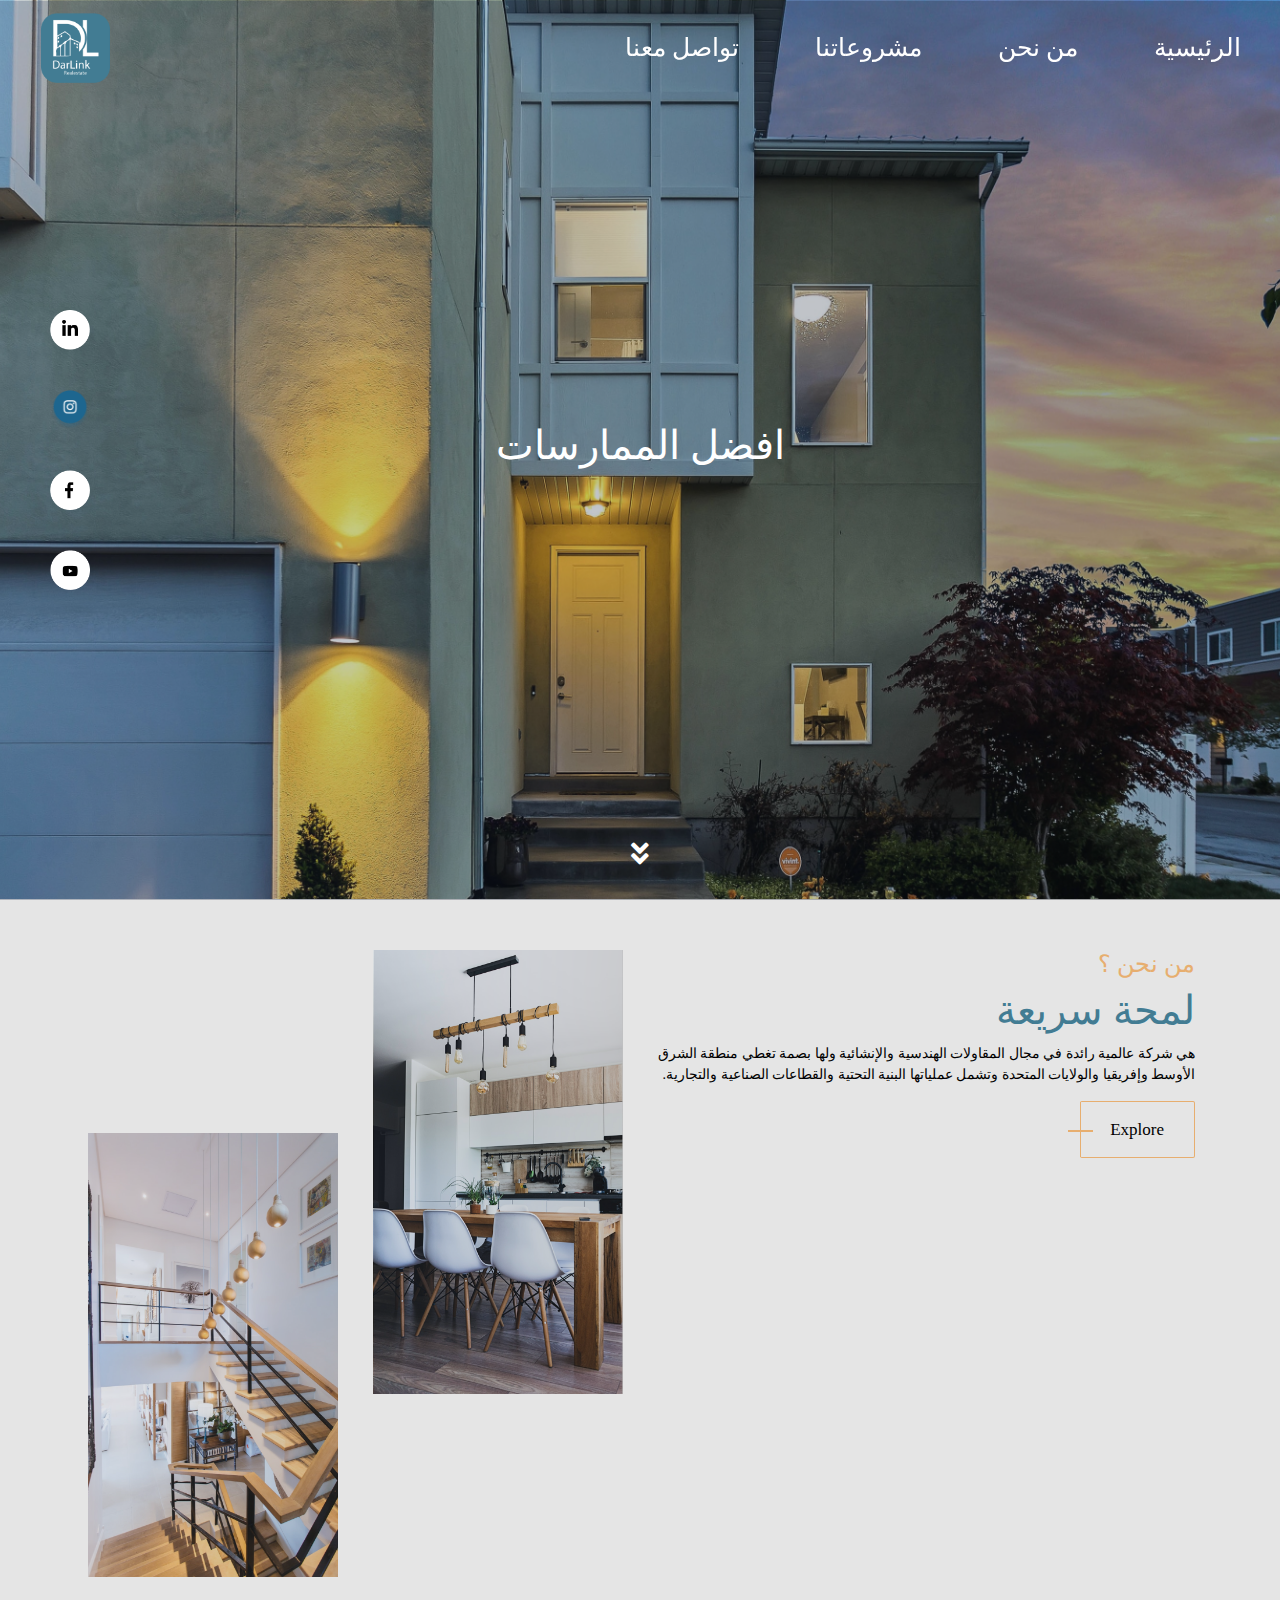
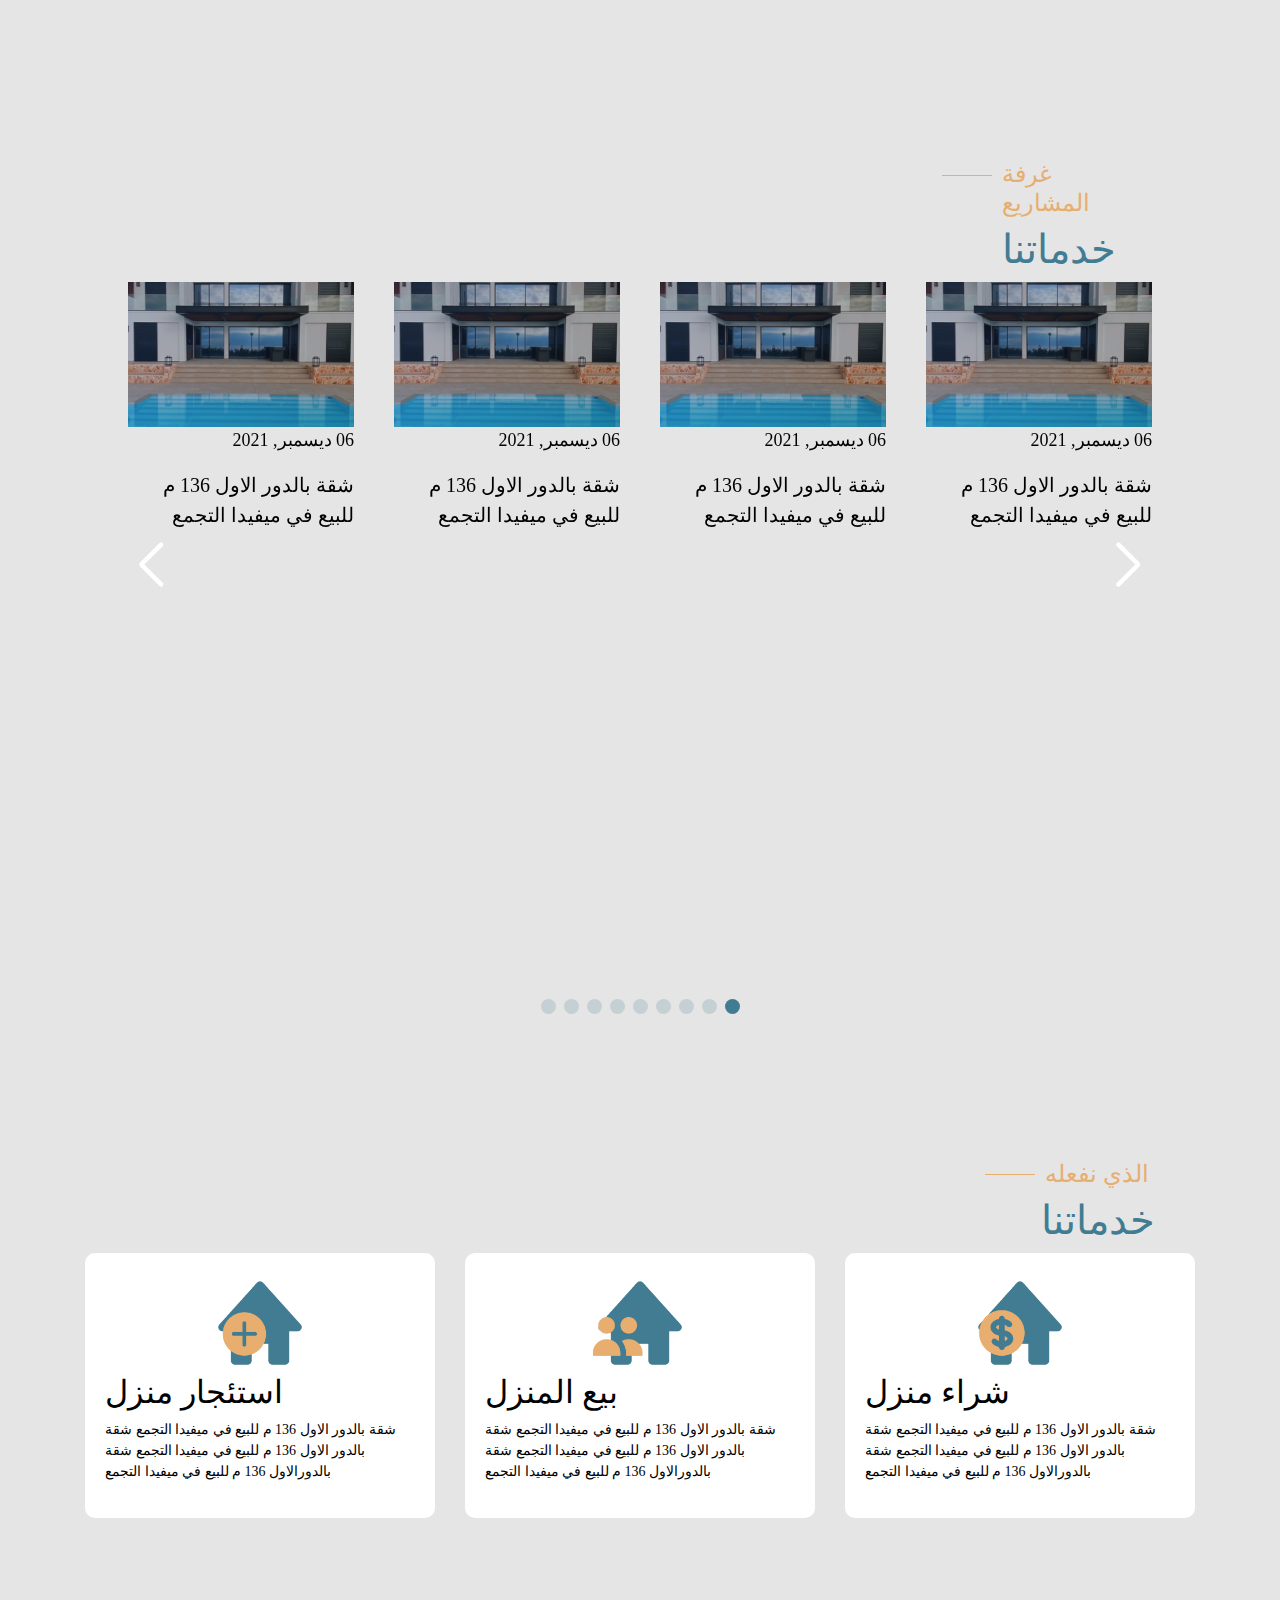
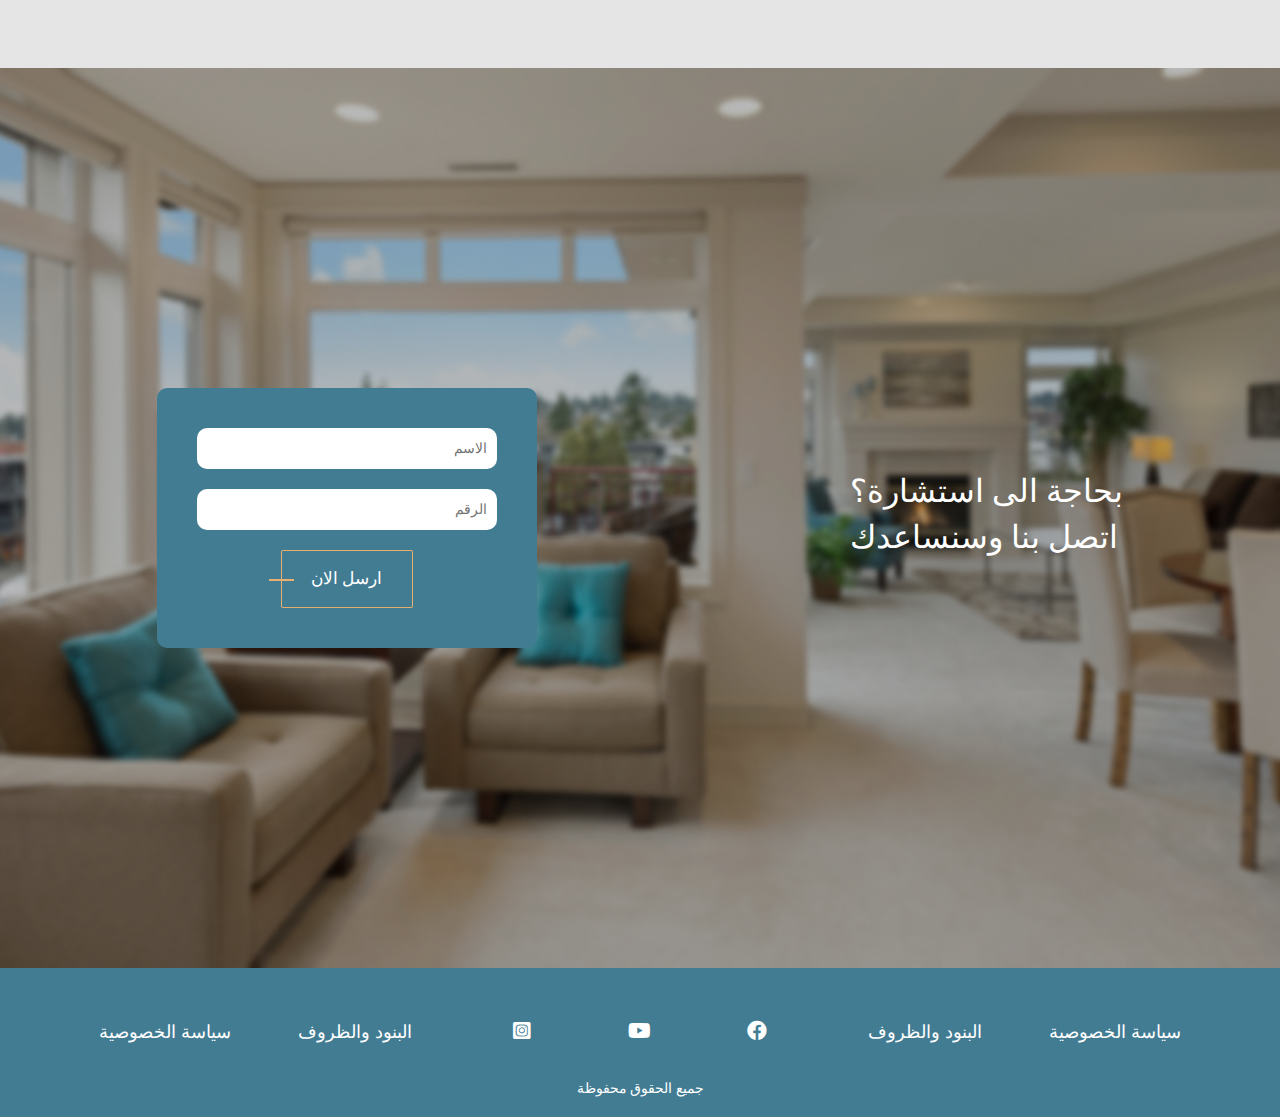
<file: index.html>
<!DOCTYPE html>
<html lang="en" dir="rtl">
<head>
    <meta charset="UTF-8">
    <meta http-equiv="X-UA-Compatible" content="IE=edge">
    <meta name="viewport" content="width=device-width, initial-scale=1.0">
    <title>Document</title>
      <!-- icon fontawesome -->
      <link rel="stylesheet" href="./css/all.min.css">
      <!-- bootstrap file -->
      <link rel="stylesheet" href="./css/bootstrap.min.css">
      <!-- bootstrab v5 -->
      <link href="https://cdn.jsdelivr.net/npm/bootstrap@5.1.3/dist/css/bootstrap.min.css" rel="stylesheet" integrity="sha384-1BmE4kWBq78iYhFldvKuhfTAU6auU8tT94WrHftjDbrCEXSU1oBoqyl2QvZ6jIW3" crossorigin="anonymous">
      
      <link rel="stylesheet" href="./css/main.css">

      <link
      rel="stylesheet"
      href="https://unpkg.com/swiper/swiper-bundle.min.css"
    />
</head>
<body>
    
    <!-- start NavBar -->
<div class="container">
    <nav id="Nav" dir="ltr"  class="navbar navbar-expand-lg navbar-light fixed-top Nav">
        <div class="container-fluid">
          <a class="navbar-brand Logo-nav" href="./index.html">
            <img src="./images/darlink.Logo.copy-1 1.png" height="70px" alt="">
          </a>
          <button class="navbar-toggler" type="button" data-bs-toggle="collapse" data-bs-target="#navbarSupportedContent" aria-controls="navbarSupportedContent" aria-expanded="false" aria-label="Toggle navigation">
            <span class="navbar-toggler-icon"></span>
          </button>
          <div class="collapse navbar-collapse" id="navbarSupportedContent">
            <ul class="navbar-nav ml-auto mb-2 mb-lg-0">
              <li class="nav-item">
                <a class="nav-link lnk" href="./indexlogin.html">تواصل معنا</a>
              </li>
              <li class="nav-item">
                <a class="nav-link lnk2" href="./indexswiber.html">مشروعاتنا</a>
              </li>
              <li class="nav-item">
                <a class="nav-link lnk3" href="./indexaboutus.html">من نحن</a>
              </li>
              <li class="nav-item">
                <a class="nav-link lnk4" href="./index.html">الرئيسية</a>
              </li>
            </ul>
          </div>
        </div>
      </nav>
</div>
    <!-- end NavBar -->

    <!-- start home-bage-color -->

    <div class="home-Bg-image">
        <!-- <div class="container">
            <div class="row">
                <div class="col-md-12"> -->
                <div class="text-Home">
                        <h2>افضل الممارسات</h2>
                    <div class="logo-Home">
                        <ul>
                            <li><a href="https://www.linkedin.com"><img src="./images/Group4.png" width="40" height="40" alt=""></a></li>
                            <li><a href="https://www.instagram.com"><img src="./images/Group.insta.png" width="40" height="40" alt=""></a></li>
                            <li><a href="https://www.facebook.com"><img src="./images/Group.face.png" width="40" height="40" alt=""></a></li>
                            <li><a href="https://www.youtube.com"><img src="./images/Group.youtube.png" width="40" height="40" alt=""></a></li>
                        </ul>
                    </div>
                    <div class="logo-down">
                        <a href="#lam7a-sare3a" class="go-down">
                            <i class="fas fa-angle-double-down fa-2x"></i>
                        </a>
                    </div>
                </div>
                <!-- </div>
            </div>
        </div> -->
      
    </div>

    <!-- end home-bage-color -->

    <!-- start section lam7a-sare3a -->
 <section id="lam7a-sare3a" class="lam7a-sare3a">
    <div class="container">
        <div class="row">
            <div class="col-md-6">
                <div class="text-lam7a">
                    <h4>من نحن ؟</h4>
                    <h1>لمحة سريعة</h1>
                    <p>هي شركة عالمية رائدة في مجال المقاولات الهندسية والإنشائية ولها بصمة تغطي منطقة الشرق الأوسط وإفريقيا والولايات المتحدة وتشمل عملياتها البنية التحتية والقطاعات الصناعية والتجارية.</p>
                    <a href="http://google.com"><button class="cta"> <span>Explore</span> </button></a>
                     
                </div>
            </div>
            <div class="col-md-3 img-up">
                <div class="image-lam7a">
                    <img src="./images/Frame2.png" width="250" alt="">
                </div>
            </div>
            <div class="col-md-3 d-flex flex-center justify-content-center align-items-center img-down">
                <div class="image-lam7a">
                    <img src="./images/Frame1.png" width="250" alt="">
                </div>
            </div>
        </div>
    </div>
</section>
    <!-- end section lam7a-sare3a -->


    <!-- start swiber -->

     <!-- Swiper -->
     <div class="swiper mySwiper">

      <div class="enwan-swiber">
        <h4>غرفة المشاريع <span>
        <div class="khat">

        </div></span></h4>
        <h1>خدماتنا</h1>
      </div>

        <div class="swiper-wrapper">
          <div class="swiper-slide swibe">
            <div class="bg-swiber">
              <div class="layOut-swiber">
                <div class="mazeed">
                  <a href="http://">اعرف المزيد</a>
                </div>
              </div>

            </div>
            <div>
              <!-- <img src="./images/Frame2.png"  alt=""> -->
              <p style="text-align: right;"> 06 ديسمبر, 2021</p>
              <p style="font-size: 20px; text-align: right;">شقة بالدور الاول 136 م للبيع في
                ميفيدا التجمع</p>
            </div>
          </div>
          <div class="swiper-slide swibe">
            <div class="bg-swiber">
              <div class="layOut-swiber">
                <div class="mazeed">
                  <a href="http://">اعرف المزيد</a>
                </div>
              </div>

            </div>
            <div>
              <!-- <img src="./images/Frame2.png"  alt=""> -->
              <p style="text-align: right;"> 06 ديسمبر, 2021</p>
              <p style="font-size: 20px; text-align: right;">شقة بالدور الاول 136 م للبيع في
                ميفيدا التجمع</p>
            </div>
          </div>
          <div class="swiper-slide swibe">
            <div class="bg-swiber">
              <div class="layOut-swiber">
                <div class="mazeed">
                  <a href="http://">اعرف المزيد</a>
                </div>
              </div>

            </div>
            <div>
              <!-- <img src="./images/Frame2.png"  alt=""> -->
              <p style="text-align: right;"> 06 ديسمبر, 2021</p>
              <p style="font-size: 20px; text-align: right;">شقة بالدور الاول 136 م للبيع في
                ميفيدا التجمع</p>
            </div>
          </div>
          <div class="swiper-slide swibe">
            <div class="bg-swiber">
              <div class="layOut-swiber">
                <div class="mazeed">
                  <a href="http://">اعرف المزيد</a>
                </div>
              </div>

            </div>
            <div>
              <!-- <img src="./images/Frame2.png"  alt=""> -->
              <p style="text-align: right;"> 06 ديسمبر, 2021</p>
              <p style="font-size: 20px; text-align: right;">شقة بالدور الاول 136 م للبيع في
                ميفيدا التجمع</p>
            </div>
          </div>
          <div class="swiper-slide swibe">
            <div class="bg-swiber">
              <div class="layOut-swiber">
                <div class="mazeed">
                  <a href="http://">اعرف المزيد</a>
                </div>
              </div>

            </div>
            <div>
              <!-- <img src="./images/Frame2.png"  alt=""> -->
              <p style="text-align: right;"> 06 ديسمبر, 2021</p>
              <p style="font-size: 20px; text-align: right;">شقة بالدور الاول 136 م للبيع في
                ميفيدا التجمع</p>
            </div>
          </div>
          <div class="swiper-slide">Slide 6</div>
          <div class="swiper-slide">Slide 7</div>
          <div class="swiper-slide">Slide 8</div>
          <div class="swiper-slide">Slide 9</div>
        </div>
        <div class="swiper-button-next"></div>
        <div class="swiper-button-prev"></div>
        <div class="swiper-pagination"></div>
      </div>
  

    <!-- end swiber -->


    <!-- start section 5dmatna -->

    <section class="khadmatna">
      
      <div class="container">
        <div class="enwan-khadmatna">
          <h4>الذي نفعله <span>
          <div class="khat">

          </div></span></h4>
          <h1>خدماتنا</h1>
        </div>
        <div class="row">
          <div class="col-md-4 d-flex justify-content-center">
            <div class="box-khadmatna">
              <div class="img-khadmatna">
                <img src="./images/Group4.change.png" width="100" height="100" alt="">
              </div>
              <div class="text-box-khadmaatna">
                <h2>شراء منزل</h2>
                <p>شقة بالدور الاول 136 م للبيع في ميفيدا التجمع شقة بالدور الاول 136 م للبيع في ميفيدا التجمع شقة بالدورالاول 136 م
                  للبيع في ميفيدا التجمع </p>
              </div>
            </div>
          </div>
          <div class="col-md-4 d-flex justify-content-center">
            <div class="box-khadmatna">
              <div class="img-khadmatna">
                <img src="./images/Group5.change.png" width="100" height="100" alt="">
              </div>
              <div class="text-box-khadmaatna">
                <h2> بيع المنزل</h2>
                <p>شقة بالدور الاول 136 م للبيع في ميفيدا التجمع شقة بالدور الاول 136 م للبيع في ميفيدا التجمع شقة بالدورالاول 136 م
                  للبيع في ميفيدا التجمع </p>
              </div>
            </div>
          </div>
          <div class="col-md-4 d-flex justify-content-center">
            <div class="box-khadmatna">
              <div class="img-khadmatna">
                <img src="./images/Group6.change.png" width="100" height="100" alt="">
              </div>
              <div class="text-box-khadmaatna">
                <h2> استئجار منزل</h2>
                <p>شقة بالدور الاول 136 م للبيع في ميفيدا التجمع شقة بالدور الاول 136 م للبيع في ميفيدا التجمع شقة بالدورالاول 136 م
                  للبيع في ميفيدا التجمع </p>
              </div>
            </div>
          </div>
        </div>
      </div>
    </section>

    <!-- end section 5dmatna -->

    <!-- start Bg-contact -->

    <section class="bg-contact">
      <!-- <div class="layin-bg-contact"> -->
        <div class="input-bg-contact">

          <div class="text-contact">
            <h2>بحاجة الى استشارة؟</h2>
            <h2>اتصل بنا وسنساعدك</h2>
          </div>


          <div class="form-contact">
            <form action="">
              <input type="text" placeholder="الاسم">
              <input type="email" placeholder="الرقم">
              <a href="http://google.com"><button class="cta"> <span class="btn-txt-contact">ارسل الان</span> </button></a>
            </form>
          </div>



        </div>
      <!-- </div> -->
    </section>

    <!-- end Bg-contact -->


    <!-- start footer -->

    <footer>
      <div class="container foot">
        <div class="row">
          <div class="col-md-2 mb-2">
            <a href="http://">سياسة الخصوصية</a>
          </div>
          <div class="col-md-2 mb-3">
            <a href="http://">البنود والظروف</a>
          </div>
          <div class="col-md-4 mb-2">
            <ul class="ul-footer">
              <li><a href=""><i class="fab fa-facebook"></i></a></li>
              <li><a href=""><i class="fab fa-youtube"></i></a></li>
              <li><a href=""><i class="fab fa-instagram-square"></i></a></li>
            </ul>
          </div>
          <div class="col-md-2 mb-2">
            <a href="http://">البنود والظروف</a>
          </div>
          <div class="col-md-2">
            <a href="http://">سياسة الخصوصية</a>
          </div>
        </div>
      </div>


      <div class="div-bottom">
        <p>جميع الحقوق محفوظة</p>
      </div>

    </footer>

    <!-- end footer -->


    <script src="./js/jquery-3.6.0.min.js"></script>
    <script src="./js/popper.min.js"></script>
    <script src="./js/bootstrap.min.js"></script>
    <script src="https://cdn.jsdelivr.net/npm/bootstrap@5.1.3/dist/js/bootstrap.min.js" integrity="sha384-QJHtvGhmr9XOIpI6YVutG+2QOK9T+ZnN4kzFN1RtK3zEFEIsxhlmWl5/YESvpZ13" crossorigin="anonymous"></script>
    <script src="https://unpkg.com/swiper/swiper-bundle.min.js"></script>
    <script src="./js/main.js"></script>
</body>
</html>
</file>
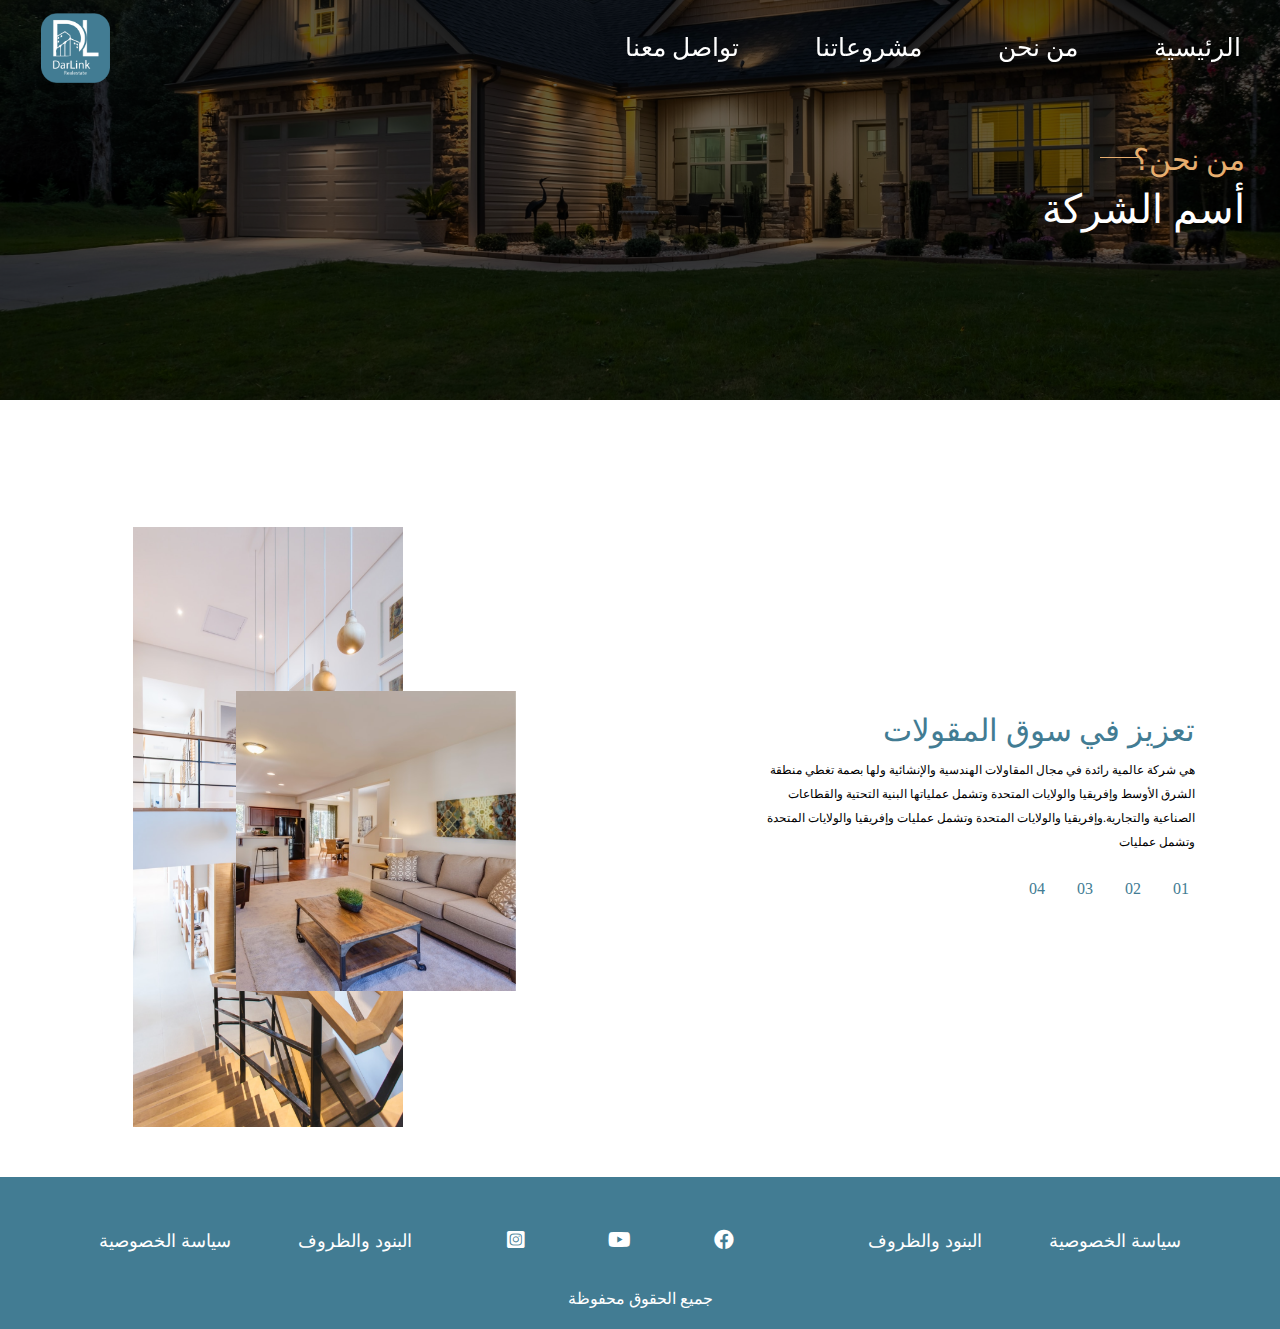
<file: indexaboutus.html>
<!DOCTYPE html>
<html dir="rtl">
  <head>
<meta charset="UTF-8"/>
<meta http-equiv="X-UA-Compatible" content="IE-edge"/>
<meta name="viewport" content="width-device-width, initial-scale=1.0"/>
<title>realstate</title>
<!-- Font Awesome Library -->
<link rel="stylesheet" href="css/all.min.css"/>
<!-- Main Template CSS File -->
<link rel = "stylesheet" href="css/bootstrap.min.css"/>
<!-- Main Template CSS File -->
<link rel = "stylesheet" href="css/realstate.css"/>
<!-- Google Fonts --><link rel="preconnect" href="https://fonts.googleapis.com">
<link rel="preconnect" href="https://fonts.gstatic.com" crossorigin>
<link href="https://cdn.jsdelivr.net/npm/bootstrap@5.1.3/dist/css/bootstrap.min.css" rel="stylesheet" integrity="sha384-1BmE4kWBq78iYhFldvKuhfTAU6auU8tT94WrHftjDbrCEXSU1oBoqyl2QvZ6jIW3" crossorigin="anonymous">

<link href="https://fonts.googleapis.com/css2?family=Cairo:wght@400;500&family=Open+Sans:wght@400;700&family=Tajawal:wght@300;500;700&family=Work+Sans:ital,wght@0,300;0,400;0,500;0,700;0,800;1,200;1,600&display=swap" rel="stylesheet"></head>
  <body>

        <!-- start NavBar -->
<div class="container">
  <nav id="Nav" dir="ltr"  class="navbar navbar-expand-lg navbar-light fixed-top Nav">
      <div class="container-fluid">
        <a class="navbar-brand Logo-nav" href="./index.html">
          <img src="./images/darlink.Logo.copy-1 1.png" height="70px" alt="">
        </a>
        <button class="navbar-toggler" type="button" data-bs-toggle="collapse" data-bs-target="#navbarSupportedContent" aria-controls="navbarSupportedContent" aria-expanded="false" aria-label="Toggle navigation">
          <span class="navbar-toggler-icon"></span>
        </button>
        <div class="collapse navbar-collapse" id="navbarSupportedContent">
          <ul class="navbar-nav ml-auto mb-2 mb-lg-0">
            <li class="nav-item">
              <a class="nav-link lnk" href="./indexlogin.html">تواصل معنا</a>
            </li>
            <li class="nav-item">
              <a class="nav-link lnk2" href="./indexswiber.html">مشروعاتنا</a>
            </li>
            <li class="nav-item">
              <a class="nav-link lnk3" href="./indexaboutus.html">من نحن</a>
            </li>
            <li class="nav-item">
              <a class="nav-link lnk4" href="./index.html">الرئيسية</a>
            </li>
          </ul>
        </div>
      </div>
    </nav>
</div>
  <!-- end NavBar -->

<!-- Start Header -->
<div class="heading">
  <div class="overlay">
    <div class="container">
        <h3>من نحن؟</h3>
        <div class="form"></div>
        <h1>أسم الشركة</h1>
  </div>
</div>
</div> 

<!-- End Header -->
<!--Start About-->
<div class="about">
<div class="container">
  <div class="row">
    <div class="col-md-5">
      <div class="text" >
        <div class="text1">
          <h1>
            تعزيز  في سوق المقولات
          </h1>
          <p>هي شركة عالمية رائدة في مجال المقاولات الهندسية
            والإنشائية ولها بصمة تغطي منطقة الشرق الأوسط
            وإفريقيا والولايات المتحدة وتشمل عملياتها البنية
            التحتية والقطاعات الصناعية والتجارية.وإفريقيا والولايات المتحدة وتشمل عمليات وإفريقيا والولايات المتحدة وتشمل عمليات</p>
        </div>
        <div class="text2">
          <h1>
            تعزيز   سوق المقولات
          </h1>
          <p>هي شركة عالمية رائدة في مجال المقاولات الهندسية
            والإنشائية ولها بصمة تغطي منطقة الشرق الأوسط
            وإفريقيا والولايات المتحدة وتشمل عملياتها البنية
            التحتية والقطاعات الصناعية والتجارية.وإفريقيا والولايات المتحدة وتشمل عمليات وإفريقيا والولايات المتحدة وتشمل عمليات</p>
        </div>
        <div class="text3">
          <h1>
            تعزيز  في  المقولات
          </h1>
          <p>هي شركة عالمية رائدة في مجال المقاولات الهندسية
            والإنشائية ولها بصمة تغطي منطقة الشرق الأوسط
            وإفريقيا والولايات المتحدة وتشمل عملياتها البنية
            التحتية والقطاعات الصناعية والتجارية.وإفريقيا والولايات المتحدة وتشمل عمليات وإفريقيا والولايات المتحدة وتشمل عمليات</p>
        </div>
        <div class="text4">
          <h1>
            تعزيز  في سوق 
          </h1>
          <p>هي شركة عالمية رائدة في مجال المقاولات الهندسية
            والإنشائية ولها بصمة تغطي منطقة الشرق الأوسط
            وإفريقيا والولايات المتحدة وتشمل عملياتها البنية
            التحتية والقطاعات الصناعية والتجارية.وإفريقيا والولايات المتحدة وتشمل عمليات وإفريقيا والولايات المتحدة وتشمل عمليات</p>
        </div>
        </div>
        <br>
        <ul class="bullets" >
          <li class ="one"><a class = "slider1">01</a></li>
          <li class="two" ><a class = "slider2">02</a></li>
          <li class="three"><a class = "slider3">03</a></li>
          <li class="four"><a class = "slider4">04</a></li>
        </ul>
        </div>
    <div class="col-md-7">
      <div class = "about-images">
        <img class="img1" src="./images/about1.png" alt=""></img>
        <img class="img2" src="./images/about2.png" alt=""></img>
      </div>
    </div>
  </div>
</div>
</div>
<!--End About-->

    <!-- start footer -->

    <footer>
      <div class="container foot">
        <div class="row">
          <div class="col-md-2 mb-2">
            <a href="http://">سياسة الخصوصية</a>
          </div>
          <div class="col-md-2 mb-3">
            <a href="http://">البنود والظروف</a>
          </div>
          <div class="col-md-4 mb-2">
            <ul class="ul-footer">
              <li><a href=""><i class="fab fa-facebook"></i></a></li>
              <li><a href=""><i class="fab fa-youtube"></i></a></li>
              <li><a href=""><i class="fab fa-instagram-square"></i></a></li>
            </ul>
          </div>
          <div class="col-md-2 mb-2">
            <a href="http://">البنود والظروف</a>
          </div>
          <div class="col-md-2">
            <a href="http://">سياسة الخصوصية</a>
          </div>
        </div>
      </div>


      <div class="div-bottom">
        <p>جميع الحقوق محفوظة</p>
      </div>

    </footer>

    <!-- end footer -->

    <script src="https://cdn.jsdelivr.net/npm/bootstrap@5.1.3/dist/js/bootstrap.min.js" integrity="sha384-QJHtvGhmr9XOIpI6YVutG+2QOK9T+ZnN4kzFN1RtK3zEFEIsxhlmWl5/YESvpZ13" crossorigin="anonymous"></script>

    <script src="./js/pagination.js"></script>

  </body>
</html>
</file>
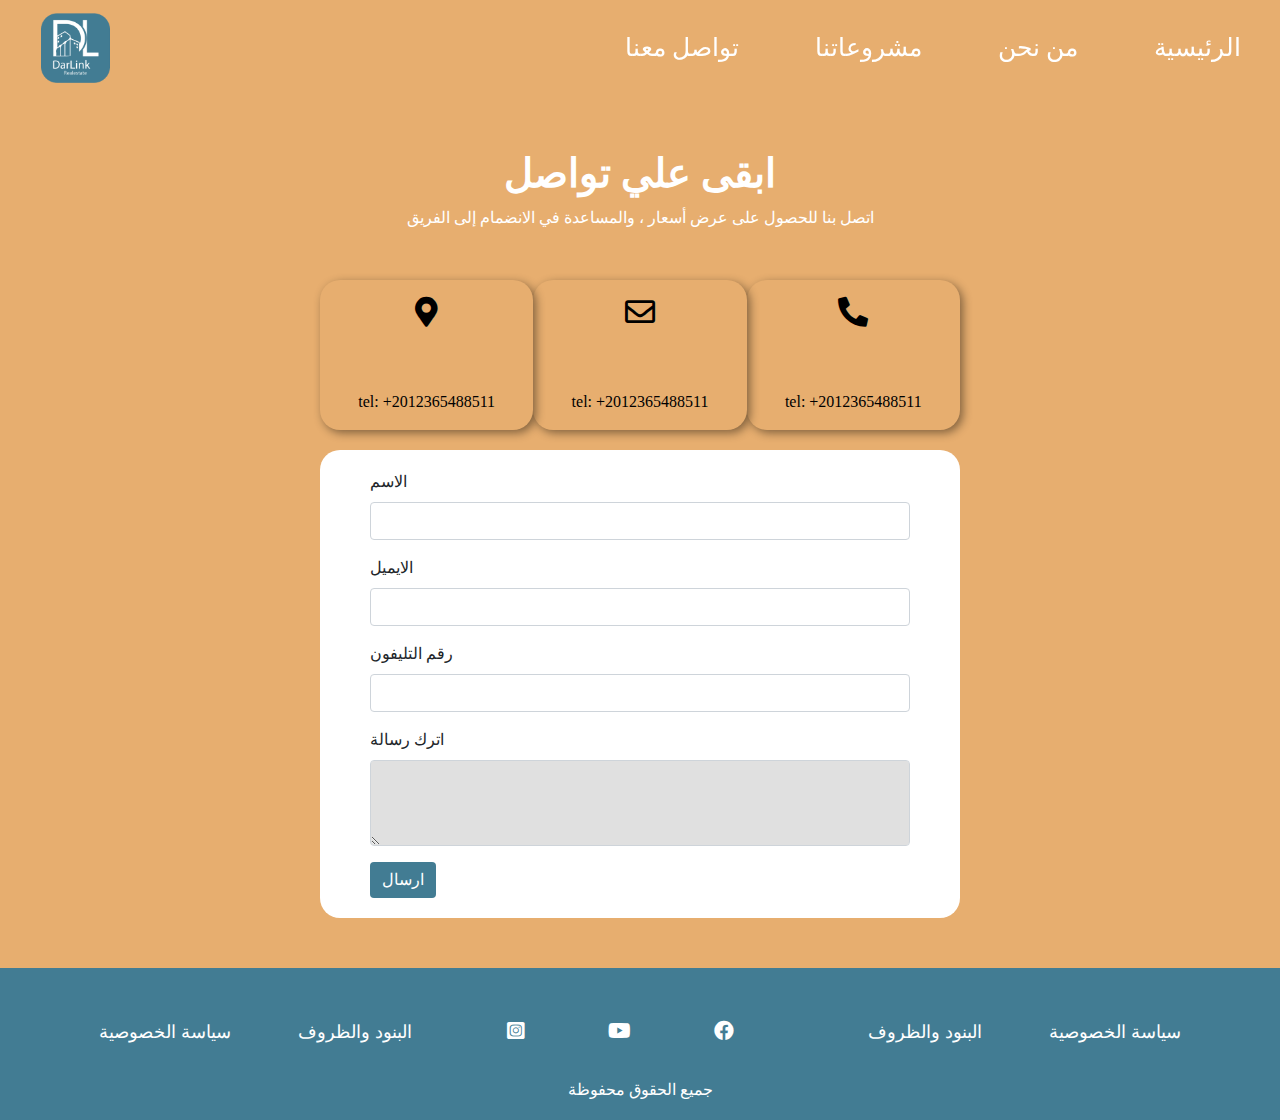
<file: indexlogin.html>
<!DOCTYPE html>
<html lang="en" dir="rtl">
<head>
    <meta charset="UTF-8">
    <meta http-equiv="X-UA-Compatible" content="IE=edge">
    <meta name="viewport" content="width=device-width, initial-scale=1.0">
    <title>Document</title>
     <!-- icon fontawesome -->
     <link rel="stylesheet" href="./css/all.min.css">
     <!-- bootstrap file -->
     <link rel="stylesheet" href="./css/bootstrap.min.css">
     <!-- bootstrab v5 -->
     <link href="https://cdn.jsdelivr.net/npm/bootstrap@5.1.3/dist/css/bootstrap.min.css" rel="stylesheet" integrity="sha384-1BmE4kWBq78iYhFldvKuhfTAU6auU8tT94WrHftjDbrCEXSU1oBoqyl2QvZ6jIW3" crossorigin="anonymous">
     
     <link rel="stylesheet" href="./css/login.css">
</head>
<body>

       <!-- start NavBar -->
<div class="container">
    <nav id="Nav" dir="ltr"  class="navbar navbar-expand-lg navbar-light fixed-top Nav">
        <div class="container-fluid">
          <a class="navbar-brand Logo-nav" href="./index.html">
            <img src="./images/darlink.Logo.copy-1 1.png" height="70px" alt="">
          </a>
          <button class="navbar-toggler" type="button" data-bs-toggle="collapse" data-bs-target="#navbarSupportedContent" aria-controls="navbarSupportedContent" aria-expanded="false" aria-label="Toggle navigation">
            <span class="navbar-toggler-icon"></span>
          </button>
          <div class="collapse navbar-collapse" id="navbarSupportedContent">
            <ul class="navbar-nav ml-auto mb-2 mb-lg-0">
              <li class="nav-item">
                <a class="nav-link lnk" href="./indexlogin.html">تواصل معنا</a>
              </li>
              <li class="nav-item">
                <a class="nav-link lnk2" href="./indexswiber.html">مشروعاتنا</a>
              </li>
              <li class="nav-item">
                <a class="nav-link lnk3" href="./indexaboutus.html">من نحن</a>
              </li>
              <li class="nav-item">
                <a class="nav-link lnk4" href="./index.html">الرئيسية</a>
              </li>
            </ul>
          </div>
        </div>
      </nav>
</div>
    <!-- end NavBar -->

    <!-- start home-page -->
    <div class="login-bg">
        <div class="enwan-login">
            <h2>ابقى علي تواصل</h2>
            <p>اتصل بنا للحصول على عرض أسعار ، والمساعدة في الانضمام إلى الفريق</p>
        </div>
        <div class="boxs-login">
            <div class="box">
              <a href="tel:+2012365488511">
                <i class="fas fa-phone-alt"></i>
                <a  href="tel:+2012365488511"><span class="span-tel">tel: +2012365488511</span></a>
            </a>
            </div>
            <div class="box2">
              <a href="tel:+2012365488511">
                <i class="far fa-envelope"></i>
                <a  href="tel:+2012365488511"><span class="span-tel">tel: +2012365488511</span></a>
            </a>
            </div>
            <div class="box3">
              <a href="tel:+2012365488511">
                <i class="fas fa-map-marker-alt"></i>
                <a  href="tel:+2012365488511"><span class="span-tel">tel: +2012365488511</span></a>
            </a>
            </div>
        </div>
        <div class="form-login">
            <form>
                <div class="mb-3">
                  <label for="exampleInputEmail1" class="form-label">الاسم</label>
                  <input type="text" class="form-control" required id="exampleInputEmail1" aria-describedby="emailHelp">
                </div>
                <div class="mb-3">
                  <label for="exampleInputPassword1" class="form-label">الايميل</label>
                  <input type="email" class="form-control" required id="exampleInputPassword1">
                </div>
                <div class="mb-3">
                  <label for="exampleInputPassword1" class="form-label">رقم التليفون</label>
                  <input type="number" class="form-control" required id="exampleInputPassword1">
                </div>
                <div class="mb-3">
                    <label for="exampleFormControlTextarea1" class="form-label">اترك رسالة</label>
                    <textarea style="background-color: #e0e0e0;" class="form-control" id="exampleFormControlTextarea1" rows="3"></textarea>
                  </div>
                <button type="submit" class="btn btn-primary">ارسال</button>
              </form>
        </div>
    </div>

<!-- end home-page -->

    <!-- start footer -->

    <footer>
        <div class="container foot">
          <div class="row">
            <div class="col-md-2 mb-2">
              <a href="http://">سياسة الخصوصية</a>
            </div>
            <div class="col-md-2 mb-3">
              <a href="http://">البنود والظروف</a>
            </div>
            <div class="col-md-4 mb-2">
              <ul class="ul-footer">
                <li><a href=""><i class="fab fa-facebook"></i></a></li>
                <li><a href=""><i class="fab fa-youtube"></i></a></li>
                <li><a href=""><i class="fab fa-instagram-square"></i></a></li>
              </ul>
            </div>
            <div class="col-md-2 mb-2">
              <a href="http://">البنود والظروف</a>
            </div>
            <div class="col-md-2">
              <a href="http://">سياسة الخصوصية</a>
            </div>
          </div>
        </div>
  
  
        <div class="div-bottom">
          <p>جميع الحقوق محفوظة</p>
        </div>
  
      </footer>
  
      <!-- end footer -->

    <script src="./js/jquery-3.6.0.min.js"></script>
    <script src="./js/popper.min.js"></script>
    <script src="./js/bootstrap.min.js"></script>
    <script src="https://cdn.jsdelivr.net/npm/bootstrap@5.1.3/dist/js/bootstrap.min.js" integrity="sha384-QJHtvGhmr9XOIpI6YVutG+2QOK9T+ZnN4kzFN1RtK3zEFEIsxhlmWl5/YESvpZ13" crossorigin="anonymous"></script>
    <script src="./js/login.js"></script>
</body>
</html>
</file>
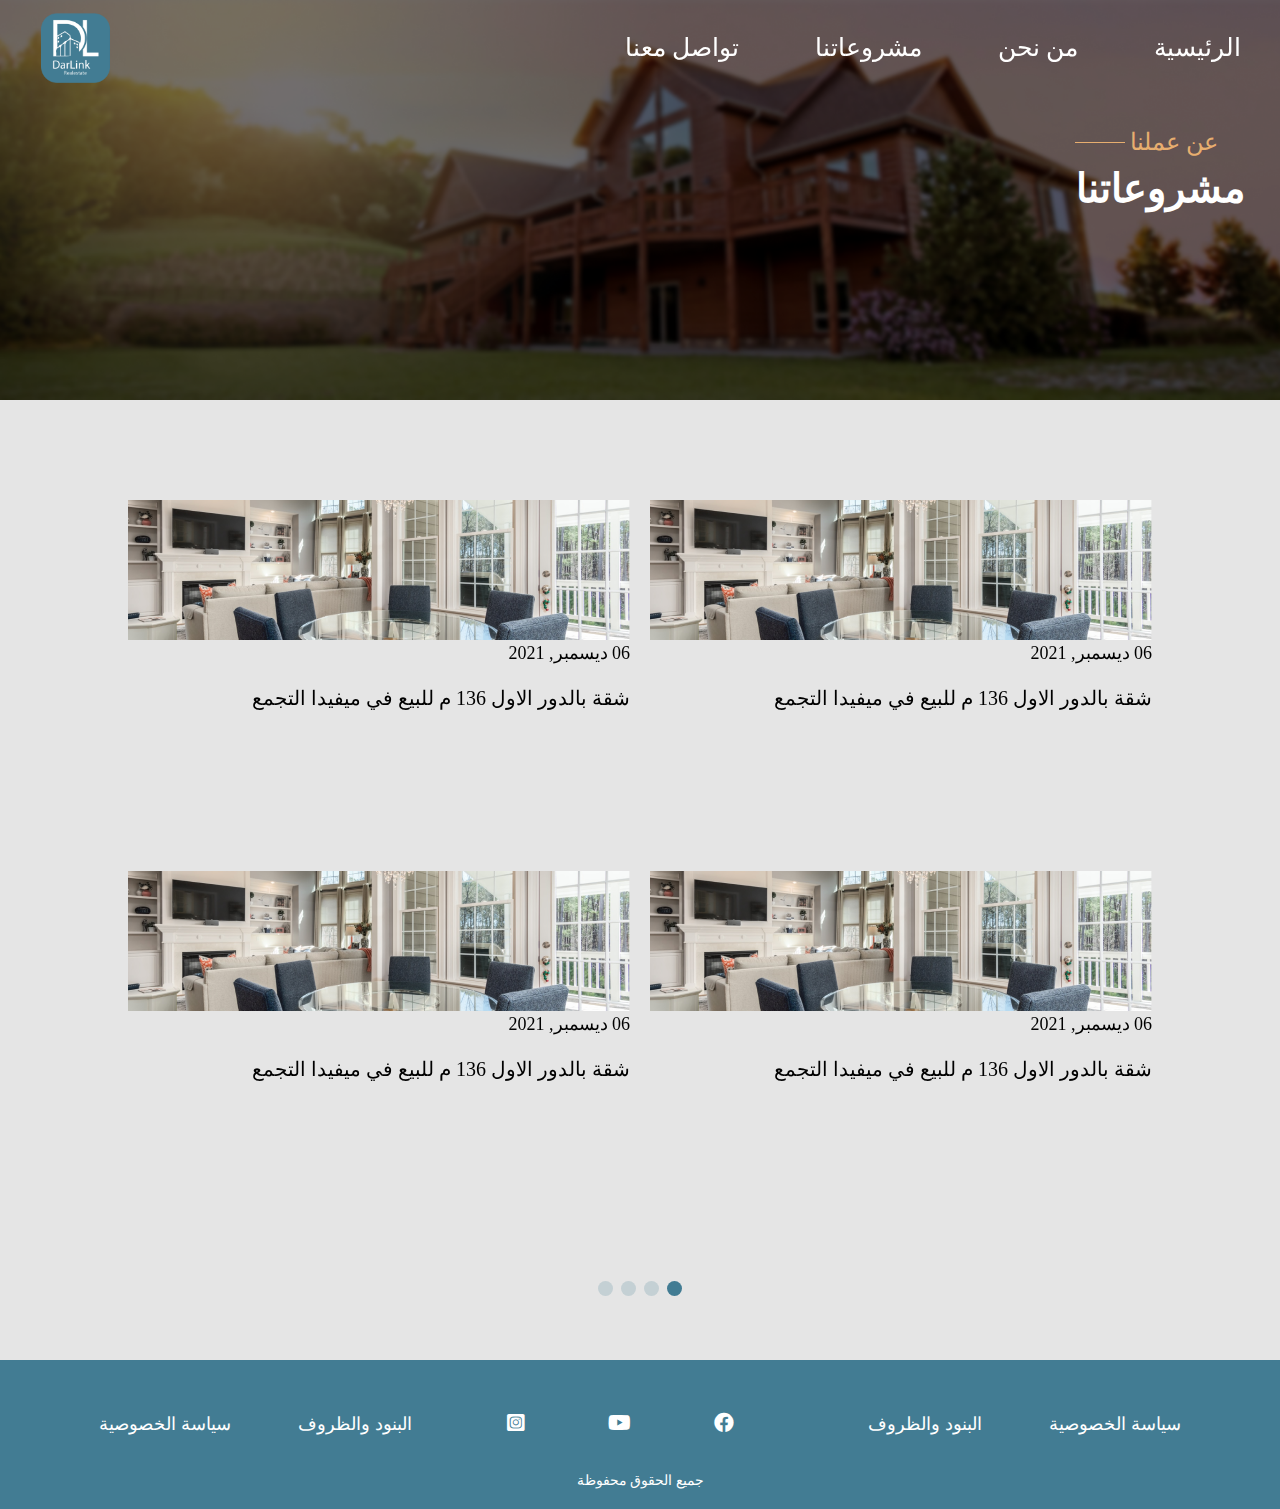
<file: indexswiber.html>
<!DOCTYPE html>
<html lang="en" dir="rtl">
<head>
    <meta charset="UTF-8">
    <meta http-equiv="X-UA-Compatible" content="IE=edge">
    <meta name="viewport" content="width=device-width, initial-scale=1.0">
    <title>Document</title>
          <!-- icon fontawesome -->
          <link rel="stylesheet" href="./css/all.min.css">
          <!-- bootstrap file -->
          <link rel="stylesheet" href="./css/bootstrap.min.css">
          <!-- bootstrab v5 -->
          <link href="https://cdn.jsdelivr.net/npm/bootstrap@5.1.3/dist/css/bootstrap.min.css" rel="stylesheet" integrity="sha384-1BmE4kWBq78iYhFldvKuhfTAU6auU8tT94WrHftjDbrCEXSU1oBoqyl2QvZ6jIW3" crossorigin="anonymous">
          
          <link rel="stylesheet" href="./css/swiber.css">

          <link
          rel="stylesheet"
          href="https://unpkg.com/swiper/swiper-bundle.min.css"
          />
</head>
<body>

  <!-- start NavBar -->
<div class="container">
  <nav id="Nav" dir="ltr"  class="navbar navbar-expand-lg navbar-light fixed-top Nav">
      <div class="container-fluid">
        <a class="navbar-brand Logo-nav" href="./index.html">
          <img src="./images/darlink.Logo.copy-1 1.png" height="70px" alt="">
        </a>
        <button class="navbar-toggler" type="button" data-bs-toggle="collapse" data-bs-target="#navbarSupportedContent" aria-controls="navbarSupportedContent" aria-expanded="false" aria-label="Toggle navigation">
          <span class="navbar-toggler-icon"></span>
        </button>
        <div class="collapse navbar-collapse" id="navbarSupportedContent">
          <ul class="navbar-nav ml-auto mb-2 mb-lg-0">
            <li class="nav-item">
              <a class="nav-link lnk" href="./indexlogin.html">تواصل معنا</a>
            </li>
            <li class="nav-item">
              <a class="nav-link lnk2" href="./indexswiber.html">مشروعاتنا</a>
            </li>
            <li class="nav-item">
              <a class="nav-link lnk3" href="./indexaboutus.html">من نحن</a>
            </li>
            <li class="nav-item">
              <a class="nav-link lnk4" href="./index.html">الرئيسية</a>
            </li>
          </ul>
        </div>
      </div>
    </nav>
</div>
  <!-- end NavBar -->

  <!-- start home page-image -->
  
  <div class="bg-imag-swiber">
    <div class="enwan-bg-image-swiber">
      <h4> عن عملنا <span>
      <div class="khat">

      </div></span></h4>
      <h1>مشروعاتنا</h1>
    </div>
  </div>

  <!-- end home page-image -->
    
  <!-- start swiber -->
    <div class="swiper mySwiper">
        <div class="swiper-wrapper">
          <div class="swiper-slide swibe">
            <div class="bg-swiber">
              <div class="layOut-swiber">
                <div class="mazeed">
                  <a href="http://">اعرف المزيد</a>
                </div>
              </div>

            </div>
            <div class="yarab">
              <!-- <img src="./images/Frame2.png"  alt=""> -->
              <p style="text-align: right; color: black;"> 06 ديسمبر, 2021</p>
              <p style="font-size: 20px; text-align: right; color: black;">شقة بالدور الاول 136 م للبيع في
                ميفيدا التجمع</p>
            </div>
          </div>
          <div class="swiper-slide swibe">
            <div class="bg-swiber">
              <div class="layOut-swiber">
                <div class="mazeed">
                  <a href="http://">اعرف المزيد</a>
                </div>
              </div>

            </div>
            <div>
              <!-- <img src="./images/Frame2.png"  alt=""> -->
              <p style="text-align: right; color: black;"> 06 ديسمبر, 2021</p>
              <p style="font-size: 20px; text-align: right; color: black;">شقة بالدور الاول 136 م للبيع في
                ميفيدا التجمع</p>
            </div>
          </div>
          <div class="swiper-slide swibe">
            <div class="bg-swiber">
              <div class="layOut-swiber">
                <div class="mazeed">
                  <a href="http://">اعرف المزيد</a>
                </div>
              </div>

            </div>
            <div>
              <!-- <img src="./images/Frame2.png"  alt=""> -->
              <p style="text-align: right; color: black;"> 06 ديسمبر, 2021</p>
              <p style="font-size: 20px; text-align: right; color: black;">شقة بالدور الاول 136 م للبيع في
                ميفيدا التجمع</p>
            </div>
          </div>
          <div class="swiper-slide swibe">
            <div class="bg-swiber">
              <div class="layOut-swiber">
                <div class="mazeed">
                  <a href="http://">اعرف المزيد</a>
                </div>
              </div>

            </div>
            <div>
              <!-- <img src="./images/Frame2.png"  alt=""> -->
              <p style="text-align: right; color: black;"> 06 ديسمبر, 2021</p>
              <p style="font-size: 20px; text-align: right; color: black;">شقة بالدور الاول 136 م للبيع في
                ميفيدا التجمع</p>
            </div>
          </div>
          <div class="swiper-slide swibe">
            <div class="bg-swiber">
              <div class="layOut-swiber">
                <div class="mazeed">
                  <a href="http://">اعرف المزيد</a>
                </div>
              </div>

            </div>
            <div>
              <!-- <img src="./images/Frame2.png"  alt=""> -->
              <p style="text-align: right; color: black;"> 06 ديسمبر, 2021</p>
              <p style="font-size: 20px; text-align: right; color: black;">شقة بالدور الاول 136 م للبيع في
                ميفيدا التجمع</p>
            </div>
          </div>
          <div class="swiper-slide swibe">
            <div class="bg-swiber">
              <div class="layOut-swiber">
                <div class="mazeed">
                  <a href="http://">اعرف المزيد</a>
                </div>
              </div>

            </div>
            <div>
              <!-- <img src="./images/Frame2.png"  alt=""> -->
              <p style="text-align: right; color: black;"> 06 ديسمبر, 2021</p>
              <p style="font-size: 20px; text-align: right; color: black;">شقة بالدور الاول 136 م للبيع في
                ميفيدا التجمع</p>
            </div>
          </div>
          <div class="swiper-slide">Slide 7</div>
          <div class="swiper-slide">Slide 8</div>
          <div class="swiper-slide">Slide 9</div>
        </div>
        <div class="swiper-pagination"></div>
      </div>
      <!-- end swiber -->

       <!-- start footer -->

    <footer>
      <div class="container foot">
        <div class="row">
          <div class="col-md-2 mb-2">
            <a href="http://">سياسة الخصوصية</a>
          </div>
          <div class="col-md-2 mb-3">
            <a href="http://">البنود والظروف</a>
          </div>
          <div class="col-md-4 mb-2">
            <ul class="ul-footer">
              <li><a href=""><i class="fab fa-facebook"></i></a></li>
              <li><a href=""><i class="fab fa-youtube"></i></a></li>
              <li><a href=""><i class="fab fa-instagram-square"></i></a></li>
            </ul>
          </div>
          <div class="col-md-2 mb-2">
            <a href="http://">البنود والظروف</a>
          </div>
          <div class="col-md-2">
            <a href="http://">سياسة الخصوصية</a>
          </div>
        </div>
      </div>


      <div class="div-bottom">
        <p>جميع الحقوق محفوظة</p>
      </div>

    </footer>

    <!-- end footer -->


    <script src="./js/jquery-3.6.0.min.js"></script>
    <script src="./js/popper.min.js"></script>
    <script src="./js/bootstrap.min.js"></script>
    <script src="https://cdn.jsdelivr.net/npm/bootstrap@5.1.3/dist/js/bootstrap.min.js" integrity="sha384-QJHtvGhmr9XOIpI6YVutG+2QOK9T+ZnN4kzFN1RtK3zEFEIsxhlmWl5/YESvpZ13" crossorigin="anonymous"></script>
    <script src="https://unpkg.com/swiper/swiper-bundle.min.js"></script>
    <script src="./js/swibe.js"></script>
</body>
</html>
</file>
<file: css/main.css>
/* start global */

*{
    padding: 0;
    margin: 0;
    box-sizing: border-box;
}

html {
    scroll-behavior: smooth;
}


ul {
    padding: 0;
    margin: 0;
}

li {
    list-style: none;
}

.container {
    padding-left: 15px;
    padding-right: 15px;
    margin-left: auto;
    margin-right: auto;
}

body {
    font-family: tajwal !important;
    font-style: normal;
}


/* end global */


/* start Nav */

.Nav {
    /* background-color: #c8ae5f6c; */
}

nav .nav-item:not(:last-child){
    margin-right: 50px;
}

nav .container-fluid a{
    color: white !important;
    font-size: 40px;
    margin-left: 10px;
}

nav .nav-item .nav-link{
    color: white;
    font-size: 25px;
    border-radius: 15px;
    padding: 5px;
    transition: all 0.5s;
}

nav .nav-item .nav-link:hover{
    background-color: #E7AE6F;
    border-radius: 15px;
    /* padding: 10px; */
    font-size: 25px;
}

@media(max-width:767px){
    Nav {
        background-color: #c8ae5f6c;
    }
    .navbar-light .navbar-toggler {
        color: rgba(0,0,0,.55);
        border-color: rgb(251 251 251);
        background-color: white;
        padding: 2px;
    }
}

/* end Nav */

/* start home */


.home-Bg-image{
    background-image: url(../images/Group\ 4.png);
    width: 100%;
    height: 100vh;
    background-position: center;
    background-size: cover;
    position: relative;
}

.text-Home {
    height: 100vh;
    display: flex;
    justify-content: center;
    align-items: center;
}

.text-Home h2 {
    color: white;
    font-size: 40px;
}

.logo-Home {
    position: absolute;
    left: 50px;
}

.logo-Home li:not(:last-child){
    margin-bottom: 40px;
}

.logo-Home li a img{
    transition: all 0.5s;
}

.logo-Home li a img:hover{
    /* box-shadow: 2px 2px 5px rgba(0, 0, 0, 0.404); */
    transform: scale(1.1 , 1.1);
}

.logo-Home li .fa-youtube {
    font-size: 20px;
    color: black;
    background-color: white;
    border-radius: 50%;
    padding: 0px;
}



.logo-down .go-down {
    color: white;
    position: absolute;
    bottom: 30px;
    left: 50%;
    transform: translatex(-50%);
    transition: all 0.5s;
}

.logo-down .go-down:hover {
    color: silver;
}

.logo-down .go-down i {
    animation-name: bouncing;
    animation-duration: 2s;
    animation-timing-function: linear;
    animation-iteration-count: infinite;
}

.logo-down .go-down i:hover {
    animation: none;
}

@keyframes bouncing {
    0%{
        transform: translatey(0);
    }
    10%{
        transform: translatey(0);
    }
    20%{
        transform: translatey(0);
    }
    50%{
        transform: translatey(0);
    }
    80%{
        transform: translatey(0);
    }
    100%{
        transform: translatey(0);
    }

    40%{
        transform: translatey(-10px);
    }
    60%{
        transform: translatey(-10px);
    }
}


@media(max-width:767px){
    .logo-Home {
        position: absolute;
        left: 0px;
    }

    .logo-Home li:not(:last-child){
        margin-bottom: 30px;
    }
}

/* end home */

/* start section lam7a sare3a */

.lam7a-sare3a {
    margin-top: 50px;
}

.lam7a-sare3a .container {
    text-align: center;
}

.lam7a-sare3a .container .text-lam7a {
    text-align: right;
}

.img-up {
    margin-top: 0px;
}

.img-down {
    height: 90vh;
}

.text-lam7a h4 {
    color: #E7AE6F;
}

.text-lam7a h1 {
    color: #427C93;
}

.cta {
    display: inline-block;
    position: relative;
    padding: 15px 30px;
    text-decoration: none;
    text-transform: capitalize;
    font-size: 17px;
    border: none;
    border-right: solid 1px #E7AE6F;
    border-top: solid 1px #E7AE6F;
    border-bottom: solid 1px #E7AE6F;
    transition: all 0.5s;
    border-radius: 2px;
    /* box-shadow: 5px 5px 10px rgba(0, 0, 0, 0.315); */
    background-color: transparent;
 }

 /* .cta:hover {
     border-right: 1px solid red;
 } */

  .cta::before {
    content: "";
    position: absolute;
    left: -12px;
    top: 50%;
    height: 2px;
    width: 25px;
    background-color: #E7AE6F;
    transition: all 0.5s;
 }

 .cta::after {
    content: "";
    position: absolute;
    left: 0;
    top: 0;
    height: 100%;
    border-right: 1px solid #E7AE6F;
    transition: all 0.5s;
 }

 .cta:hover:after {
    content: "";
    position: absolute;
    left: 0;
    top: 0;
    height: 0;
    border-right: 1px solid #E7AE6F;
    transition: all 0.5s;
 }



 .cta:hover:before {
    top: 37%;
    left: 0px;
    height: 30%;
    width: 2px;
 }

@media(max-width:767px){
    .lam7a-sare3a .container .text-lam7a {
        text-align: right;
        margin-bottom: 30px;
    }

    .lam7a-sare3a .container .text-lam7a a button{
        margin-right: 20px;
    }
}

/* end section lam7a sare3a */


/* start swiber */

html,
body {
  position: relative;
  height: 100%;
}

body {
  background: #E5E5E5;
  font-family: Helvetica Neue, Helvetica, Arial, sans-serif;
  font-size: 14px;
  color: #000;
  margin: 0;
  padding: 0;
}

.enwan-swiber {
    padding-right: 10px;
    position: relative;
    width: 150px;
}

.enwan-swiber h4{
    color: #E7AE6F;
    
}

.enwan-swiber h4 span .khat {
    width: 50px;
    height: 1px;
    position: absolute;
    left: -40%;
    top: 15px;
    background-color: #E7AE6F;
}

.enwan-swiber h1{
    color: #427C93;
}


.swiper {
  width: 80%;
  height: 100%;
  margin-bottom: 100px;
}

.swiper-slide {
  text-align: center;
  font-size: 18px;
  /* background: #fff; */
  height: 80% !important;
  /* Center slide text vertically */
  display: -webkit-box;
  display: -ms-flexbox;
  display: -webkit-flex;
  display: flex;
  -webkit-box-pack: center;
  -ms-flex-pack: center;
  -webkit-justify-content: center;
  justify-content: center;
  -webkit-box-align: center;
  -ms-flex-align: center;
  -webkit-align-items: center;
  align-items: center;
}


.swiper-slide img {
  display: block;
  width: 100%;
  height: 400px;
  object-fit: cover;
}

.swiper-horizontal > .swiper-pagination-bullets, .swiper-pagination-bullets.swiper-pagination-horizontal, .swiper-pagination-custom, .swiper-pagination-fraction {
    bottom: 40px !important;
    left: 0;
    width: 100%;
}

.swiper-pagination-bullet {
    width: 15px !important;
    height: 15px !important;
    background-color: #427C93  !important;
}

.swiper-button-next, .swiper-rtl .swiper-button-prev {
    top: 45%;
    right: 10px;
    left: auto;
    color: white;
    font-weight: bold;
}

.swiper-button-prev, .swiper-rtl .swiper-button-next {
    top: 45%;
    left: 10px;
    right: auto;
    color: white;
    font-weight: bold;
}

.swibe {
    display: flex;
    flex-direction: column;
}

.layOut-swiber {
    display: none;
}

.mazeed {
    padding: 20px;
    background-color: rgba(0, 0, 0, 0.397);
    border-radius: 100px;
}

.mazeed a {
    text-decoration: none;
    color: white;
}

.bg-swiber {
    background-image: url(../images/Frame.swiper.png);
    width: 100%;
    height: 145px;
    background-position: center;
    background-size: cover;
    color: white;
    display: flex;
    justify-content: center;
    align-items: center;
}

.mySwiper {
    padding-bottom: 30px !important;
}


.bg-swiber:hover .layOut-swiber{
    display: block;
}

.bg-swiber:hover{
    background-image: linear-gradient(rgba(0, 0, 0, 0.384) , rgba(0, 0, 0, 0.507)) , url(../images/Frame.swiper.png);
}


/* end swiber */


/* start section 5admatna */

.khadmatna {
    margin-top: 50px;
    margin-bottom: 150px;
}

.enwan-khadmatna {
    padding-right: 40px;
    position: relative;
    width: 150px;
}

.enwan-khadmatna h4{
    color: #E7AE6F;
    
}

.enwan-khadmatna h4 span .khat {
    width: 50px;
    height: 1px;
    position: absolute;
    left: -40%;
    top: 14px;
    background-color: #E7AE6F;
}

.enwan-khadmatna h1{
    color: #427C93;
}

.box-khadmatna {
    background-color: white;
    padding: 20px;
    max-width: 350px;
    border-radius: 10px;
    position: relative;
    transition: all 0.5s;
}

.box-khadmatna:hover {
   box-shadow: 2px 2px 10px rgba(0, 0, 0, 0.356);
   transform: scale(1.05 , 1.05);
}

.box-khadmatna::before{
    content: "";
    width: 0;
    height: 3px;
    background-color: #427C93;
    position: absolute;
    top: 0;
    right: 50%;
    transition: all 0.5s;
}

.box-khadmatna:hover:before{
    content: "";
    width: 50%;
    height: 3px;
    background-color: #427C93;
    position: absolute;
    top: 0;
    right: 25%;
}

.box-khadmatna .img-khadmatna {
    text-align: center;
}

@media(max-width:767px){
    .box-khadmatna {
       margin-bottom: 20px;
    }

    .enwan-khadmatna {
        padding-right: 20px;
        position: relative;
        width: 150px;
    }

    .enwan-khadmatna h4 span .khat {
        width: 50px;
        height: 1px;
        position: absolute;
        left: -5%;
        top: 12px;
        background-color: #E7AE6F;
    }
}

/* end section 5admatna */


/* start bg-contact */

.bg-contact {
    background-image: url(../images/Frame.contact.png);
    width: 100%;
    height: 100vh;
    background-position: center;
    background-repeat: no-repeat;
    background-size: cover;
}

.input-bg-contact {
    display: flex;
    justify-content: space-around;
    align-items: center;
    height: 100vh;
}



form input {
    display: block;
    width: 300px;
    padding: 10px;
    border-radius: 10px;
    border: none;
}

.form-contact {
    background-color: #427C93;
    border-radius: 10px;
    padding: 40px;
    text-align: center;
    /* width: 20%; */
    
}

.text-contact {
    color: white;
}

.btn-txt-contact {
    color: white;
}

form input:not(:last-child){
    margin-bottom: 20px;
}

@media(max-width:991px){
    .input-bg-contact {
        flex-direction: column-reverse;
    }

    form input {
        display: block;
        width: 200px;
        padding: 10px;
        border-radius: 10px;
        border: none;
    }
}

/* end bg-contact */

/* start footer */

footer {
    width: 100%;
    height: 130px;
    padding-top: 4%;
    background-color: #427C93;
    color: white;
}

.foot {
    height: 100%;
    width: 100%;
    text-align: center;
}
.foot a {
    text-decoration: none;
    color: white;
    font-size: 18px;
}

/* .foot{
    margin-bottom: 10px;
} */

.ul-footer {
    display: flex;
    justify-content: space-around;
    align-items: center;
}

.ul-footer li a i {
    color: white;
    font-size: 20px;
    transition: all 0.3s;
}

.ul-footer li a i:hover {
    box-shadow: 2px 2px 5px rgba(0, 0, 0, 0.397);
    transform: scale(1.1 , 1.1);
}

.div-bottom {
    /* border-top: 1px solid rgba(255, 255, 255, 0.397); */
    text-align: center;
    background-color: #427C93;
    margin-top: -20px;
    padding-bottom: 2px;
}


 @media(max-width:767px){
    footer {
        width: 100%;
        height: 210px;
        padding-top: 5%;
        background-color: #427C93;
        color: white;
    }
    
    .ul-footer {
       
        margin-bottom: 10px;
    }

    .div-bottom {
        /* border-top: 1px solid rgba(255, 255, 255, 0.397); */
        text-align: center;
        background-color: #427C93;
        margin-top: 0px;
        padding-bottom: 2px;
    }
    
} 

/* .ul-footer li a i {
    color: white;
    font-size: 20px;
} */

/* end footer */
</file>
<file: css/realstate.css>
/* Start Variables */
:root {
  --main-color: #427c93;
}
/* End Variables */

/* Start Global Rules */
* {
  -webkit-box-sizing: border-box;
  -moz-box-sizing: border-box;
  box-sizing: border-box;
}

li {
  list-style: none;
}

a {
  text-decoration: none !important;
}

.container {
  padding-left: 15px;
  padding-right: 15px;
  margin-left: auto;
  margin-right: auto;
}

body {
  font-family: tajwal !important;
  font-style: normal;
}
.parent {
  background-color: #eee;
}
/* End Global Rules */
/* Start Components */

/* End Components */



/* start Nav */

.Nav {
  /* background-color: #c8ae5f6c; */
}

nav .nav-item:not(:last-child){
  margin-right: 50px;
}

nav .container-fluid a{
  color: white !important;
  font-size: 40px;
  margin-left: 10px;
}
nav .nav-item .nav-link{
  color: white;
  font-size: 25px;
  border-radius: 15px;
  padding: 5px;
  transition: all 0.5s;
}

nav .nav-item .nav-link:hover{
  background-color: #E7AE6F;
  border-radius: 15px;
  /* padding: 10px; */
  font-size: 25px;
}

@media(max-width:767px){
  Nav {
      background-color: #d6c696;
  }
  .navbar-light .navbar-toggler {
      color: rgba(0,0,0,.55);
      border-color: rgb(251 251 251);
      background-color: white;
      padding: 2px;
  }
}

/* end Nav */



/* Start Header */

.about {
  margin-bottom: 50px;
}

.heading {
  text-align: right;
  min-height: 400px;
  position: relative;
  left: 0px;
  right: 0px;
  width: 100%;
  background-image: url("../images/cover.png");
  background-size: cover;
}
.heading .overlay {
  position: absolute;
  left: 0;
  top: 0;
  width: 100%;
  height: 100%;
  background-color: rgb(0 0 0 / 60%);
}
.heading .container {
  transform: translateY(100%);
  margin-right: 20px;
  margin-top: 50px;
}

@media(max-width:767px){
  .heading .container {
    transform: translateY(100%);
    margin-right: 0;
    margin-top: 70px;
  }
}

.heading h3 {
  color: #E7AE6F;
  font-size: 30px;
  font-style: normal;
  font-weight: normal;
  position: relative;
}
.heading .form {
  position: absolute;
  width: 40px;
  height: 30px;
  right: 120px;
  top: 15px;
  left: -120px;
  border-top: 1px solid #E7AE6F;
}

.heading h1 {
  margin-top: 0%;
  display: inline;
  color: #ffffff;
  font-size: 40px;
}
/* End Header */
/* Start About */

.about .container .text {
  flex: 1;
  flex-basis: 25%;
  margin-top: 70%;
  text-align: right;
}
.about .container .text .text1 {
}
.about .container .text .text2 {
  display: none;
}
.about .container .text .text3 {
  display: none;
}
.about .container .text .text4 {
  display: none;
}
.about .container .text h1 {
  color: var(--main-color);
  font-style: normal;
  font-weight: 500;
  font-size: 31px;
}
.about .container .text p {
  color: #000;
  font-style: normal;
  font-weight: 300;
  font-size: 12px;
  font-stretch: expanded;
  display: inline;
  width: -50%;
}
.about .container .bullets {
  display: flex;
  list-style-type: none;
  column-gap: 20px;
  padding: 0%;
}
.about .container .bullets li {
  text-align: center;
}
.about .container .bullets li a {
  color: var(--main-color);
  border: 1px solid transparent;
  border-radius: 50%;
  padding: 10px 5px 5px 5px;
}
.about .container .bullets a:hover {
  color: #E7AE6F;
  border-color: #E7AE6F;
  border-radius: 50%;
  text-decoration: none;
  cursor: pointer;
}
.about .container .about-images {
  flex: 2;
  justify-content: flex-end;
}
.about .container .about-images .img1 {
  position: relative;
  width: 270px;
  height: 600px;
  display: block;
  margin-right: 50%;
  margin-top: 20%;
}
.about .container .about-images .img2 {
  position: absolute;
  width: 280px;
  height: 300px;
  top: 40%;
  left: 25%;
}
@media (max-width: 768px) {
  .about .container .text {
    margin-top: 25%;
  }
  .about .container .about-images {
    display: flex;
    justify-content: center;
    align-items: center;
  }
  .about .container .about-images .img1 {
    position: relative;
    width: 100px;
    height: 300px;
    display: block;
    margin-right: 50%;
    margin-top: 20%;
  }
  .about .container .about-images .img2 {
    position: absolute;
    width: 100px;
    height: 130px;
    top: 40%;
    left: 30%;
  }
}

/* End About */

/* start footer */

footer {
  width: 100%;
  height: 130px;
  padding-top: 4%;
  background-color: #427C93;
  color: white;
}

.foot {
  height: 100%;
  width: 100%;
  text-align: center;
}
.foot a {
  text-decoration: none;
  color: white;
  font-size: 18px;
}

/* .foot{
  margin-bottom: 10px;
} */

.ul-footer {
  display: flex;
  justify-content: space-around;
  align-items: center;
}

.ul-footer li a i {
  color: white;
  font-size: 20px;
  transition: all 0.3s;
}

.ul-footer li a i:hover {
  box-shadow: 2px 2px 5px rgba(0, 0, 0, 0.397);
  transform: scale(1.1 , 1.1);
}

.div-bottom {
  /* border-top: 1px solid rgba(255, 255, 255, 0.397); */
  text-align: center;
  background-color: #427C93;
  margin-top: -20px;
  padding-bottom: 2px;
}


@media(max-width:767px){
  footer {
      width: 100%;
      height: 210px;
      padding-top: 5%;
      background-color: #427C93;
      color: white;
  }
  
  .ul-footer {
     
      margin-bottom: 10px;
  }

  .div-bottom {
      /* border-top: 1px solid rgba(255, 255, 255, 0.397); */
      text-align: center;
      background-color: #427C93;
      margin-top: 0px;
      padding-bottom: 2px;
  }
  
} 

/* .ul-footer li a i {
  color: white;
  font-size: 20px;
} */

/* end footer */
</file>
<file: css/login.css>
/* start Nav */

li {
    list-style: none;
}


.Nav {
    /* background-color: #c8ae5f6c; */
}

nav .nav-item:not(:last-child){
    margin-right: 50px;
}

nav .container-fluid a{
    color: white !important;
    font-size: 40px;
    margin-left: 10px;
}
nav .nav-item .nav-link{
    color: white;
    font-size: 25px;
    border-radius: 15px;
    padding: 5px;
    transition: all 0.5s;
}

nav .nav-item .nav-link:hover{
    background-color: #427C93;
    border-radius: 15px;
    /* padding: 10px; */
    font-size: 25px;
}

@media(max-width:767px){
    Nav {
        background-color: #d6c696;
    }
    .navbar-light .navbar-toggler {
        color: rgba(0,0,0,.55);
        border-color: rgb(251 251 251);
        background-color: white;
        padding: 2px;
    }
}

/* end Nav */



/* start login-page */

body {
    padding-top: 150px;
    background-color: #E7AE6F;
    font-family: tajwal !important;
    font-style: normal;
}


.enwan-login {
    text-align: center;
    color: white;
    margin-bottom: 50px;
}

.enwan-login h2{
    font-weight: bold;
    font-size: 40px;
}

.boxs-login {
    display: flex;
    justify-content: space-between;
    align-items: center;
    width: 50%;
    margin: auto;
    margin-bottom: 20px;
}

.box {
    background-color: #E7AE6F;
    box-shadow: 3px 3px 10px rgba(0, 0, 0, 0.438);
    width: 220px;
    height: 150px;
    border-radius: 20px;
    display: flex;
    flex-direction: column;
    justify-content: center;
    align-items: center;
    transition: all 0.5s;
}

.box a {
    padding: 30px;
    text-decoration: none;
    color: black;
}

.box a i {
    font-size: 30px;
    
}

.box:hover {
   background-color: #427C93;
}

.box:hover a{
   color: white;
}

.box2 {
    background-color: #E7AE6F;
    box-shadow: 3px 3px 10px rgba(0, 0, 0, 0.438);
    width: 220px;
    height: 150px;
    border-radius: 20px;
    display: flex;
    flex-direction: column;
    justify-content: center;
    align-items: center;
    transition: all 0.5s;
}

.box2 a {
    padding: 30px;
    text-decoration: none;
    color: black;
}

.box2 a i {
    font-size: 30px;
    
}

.box2:hover {
    background-color: #427C93;
}
 
 .box2:hover a{
    color: white;
}


.box3 {
    background-color: #E7AE6F;
    box-shadow: 3px 3px 10px rgba(0, 0, 0, 0.438);
    width: 220px;
    height: 150px;
    border-radius: 20px;
    display: flex;
    flex-direction: column;
    justify-content: center;
    align-items: center;
    transition: all 0.5s;
}

.box3 a {
    padding: 30px;
    text-decoration: none;
    color: black;
}

.box3 a i {
    font-size: 30px;
}

.box3:hover {
    background-color: #427C93;
 }
 
 .box3:hover a{
    color: white;
 }


.form-login {
    margin: auto;
    width: 50%;
    background-color: white;
    padding: 20px 50px;
    border-radius: 20px;
    margin-bottom: 50px;
}

.form-login button {
    background-color: #427C93;
    border: none;
}

@media(max-width:1200px){
    .boxs-login {
        display: flex;
        justify-content: center;
        align-items: center;
        width: 50%;
        margin: auto;
        margin-bottom: 20px;
    }
}


@media(max-width:767px){
    .boxs-login {
        display: flex;
        flex-direction: column;
        justify-content: space-between;
        align-items: center;
        width: 70%;
        margin: auto;
    }

    .form-login {
        margin: auto;
        width: 85%;
        background-color: white;
        padding: 20px;
        border-radius: 20px;
        margin-bottom: 30px;
    }

    .box:hover {
    }

    .box2:hover {
    }

    .box {
        margin-bottom: 30px;
    }
    .box2 {
        margin-bottom: 30px;
    }
    .box3 {
        margin-bottom: 30px;
    }
}


/* end login-page */


/* start footer */

footer {
    width: 100%;
    height: 130px;
    padding-top: 4%;
    background-color: #427C93;
    color: white;
}

.foot {
    height: 100%;
    width: 100%;
    text-align: center;
}
.foot a {
    text-decoration: none;
    color: white;
    font-size: 18px;
}

/* .foot{
    margin-bottom: 10px;
} */

.ul-footer {
    display: flex;
    justify-content: space-around;
    align-items: center;
}

.ul-footer li a i {
    color: white;
    font-size: 20px;
    transition: all 0.3s;
}

.ul-footer li a i:hover {
    box-shadow: 2px 2px 5px rgba(0, 0, 0, 0.397);
    transform: scale(1.1 , 1.1);
}

.div-bottom {
    /* border-top: 1px solid rgba(255, 255, 255, 0.397); */
    text-align: center;
    background-color: #427C93;
    margin-top: -20px;
    padding-bottom: 2px;
}


 @media(max-width:767px){
    footer {
        width: 100%;
        height: 210px;
        padding-top: 5%;
        background-color: #427C93;
        color: white;
    }
    
    .ul-footer {
       
        margin-bottom: 10px;
    }

    .div-bottom {
        /* border-top: 1px solid rgba(255, 255, 255, 0.397); */
        text-align: center;
        background-color: #427C93;
        margin-top: 0px;
        padding-bottom: 2px;
    }
    
} 

/* .ul-footer li a i {
    color: white;
    font-size: 20px;
} */

/* end footer */
</file>
<file: css/swiber.css>
li {
  list-style: none;
}

body {
  font-family: tajwal !important;
  font-style: normal;
}

/* start Nav */

.Nav {
  /* background-color: #c8ae5f6c; */
}

nav .nav-item:not(:last-child){
  margin-right: 50px;
}

nav .container-fluid a{
  color: white !important;
  font-size: 40px;
  margin-left: 10px;
}
nav .nav-item .nav-link{
  color: white;
  font-size: 25px;
  border-radius: 15px;
  padding: 5px;
  transition: all 0.5s;
}

nav .nav-item .nav-link:hover{
  background-color: #E7AE6F;
  border-radius: 15px;
  /* padding: 10px; */
  font-size: 25px;
}

@media(max-width:767px){
  Nav {
      background-color: #c8ae5f6c;
  }
  .navbar-light .navbar-toggler {
      color: rgba(0,0,0,.55);
      border-color: rgb(251 251 251);
      background-color: white;
      padding: 2px;
  }
}

/* end Nav */


/* start bg-image */

.bg-imag-swiber {
  background-image: url(../images/Group7.png);
  background-position: center;
  background-size: cover;
  background-repeat: no-repeat;
  width: 100%;
  height: 400px;
  padding-top: 10%;
  margin-bottom: 100px;
}

.enwan-bg-image-swiber {

}


.enwan-bg-image-swiber {
  padding-right: 35px;
  position: relative;
  width: 150px;
  
}

.enwan-bg-image-swiber h4{
  color: #E7AE6F;
  
}

.enwan-bg-image-swiber h4 span .khat {
  width: 50px;
  height: 1px;
  position: absolute;
  left: -55px;
  top: 14px;
  background-color: #E7AE6F;
}

.enwan-bg-image-swiber h1{
  color: white;
  font-size: 40px;
  font-weight: bold;
}

@media(max-width:767px){
  .bg-imag-swiber{
    padding-top: 45%;
    height: 350px;
  }

  .enwan-bg-image-swiber {
    padding-right: 10px;
    position: relative;
    width: 150px;
    
  }
}

/* end bg-image */

/* start swiber */
html,
body {
  position: relative;
  /* margin-top: 200px; */
  height: 100%;
}

body {
  background: #E5E5E5;
  font-family: Helvetica Neue, Helvetica, Arial, sans-serif;
  font-size: 14px;
  color: #000;
  margin: 0;
  padding: 0;
}

.swiper {
  width: 80%;
  height: 90%;
  margin-left: auto;
  margin-right: auto;
}

.swiper-slide {
  text-align: center;
  font-size: 18px;
  /* background: #fff; */
  height: calc((100% - 30px) / 2) !important;
  height: 45% !important;
  /* Center slide text vertically */
  display: -webkit-box;
  display: -ms-flexbox;
  display: -webkit-flex;
  display: flex;
  -webkit-box-pack: center;
  -ms-flex-pack: center;
  -webkit-justify-content: center;
  justify-content: center;
  -webkit-box-align: center;
  -ms-flex-align: center;
  -webkit-align-items: center;
  align-items: center;
}

.swiper-pagination-bullet {
  width: 15px !important;
  height: 15px !important;
  background-color: #427C93  !important;
}


.swibe {
  display: flex;
  flex-direction: column;
  align-items: flex-start;
}

.layOut-swiber {
  display: none;
}

.mazeed {
  padding: 20px;
  background-color: rgba(0, 0, 0, 0.397);
  border-radius: 100px;
}

.mazeed a {
  text-decoration: none;
  color: white;
}

.bg-swiber {
  background-image: url(../images/img.swibe.png);
  width: 100%;
  height: 140px;
  background-position: center;
  background-size: cover;
  color: white;
  display: flex;
  justify-content: center;
  align-items: center;
}

.mySwiper {
  padding-bottom: 30px !important;
}


.bg-swiber:hover .layOut-swiber{
  display: block;
}

/* .yarab {
  display: none;
} */

.bg-swiber:hover{
  background-image: linear-gradient(rgba(0, 0, 0, 0.384) , rgba(0, 0, 0, 0.507)) , url(../images/img.swibe.png);
}

@media(max-width:767px){
  .swiper {
    width: 90%;
    height: 90%;
    margin-left: auto;
    margin-right: auto;
  }
}

/* end swiber */

/* start footer */

footer {
  margin-top: 50px;
  width: 100%;
  height: 130px;
  padding-top: 4%;
  background-color: #427C93;
  color: white;
}

.foot {
  height: 100%;
  width: 100%;
  text-align: center;
}
.foot a {
  text-decoration: none;
  color: white;
  font-size: 18px;
}

/* .foot{
  margin-bottom: 10px;
} */

.ul-footer {
  display: flex;
  justify-content: space-around;
  align-items: center;
}

.ul-footer li a i {
  color: white;
  font-size: 20px;
  transition: all 0.3s;
}

.ul-footer li a i:hover {
  box-shadow: 2px 2px 5px rgba(0, 0, 0, 0.397);
  transform: scale(1.1 , 1.1);
}

.div-bottom {
  /* border-top: 1px solid rgba(255, 255, 255, 0.397); */
  text-align: center;
  background-color: #427C93;
  margin-top: -20px;
  padding-bottom: 2px;
}


@media(max-width:767px){
  footer {
      width: 100%;
      height: 210px;
      padding-top: 5%;
      background-color: #427C93;
      color: white;
  }
  
  .ul-footer {
     
      margin-bottom: 10px;
  }

  .div-bottom {
      /* border-top: 1px solid rgba(255, 255, 255, 0.397); */
      text-align: center;
      background-color: #427C93;
      margin-top: 0px;
      padding-bottom: 2px;
  }
  
} 

/* .ul-footer li a i {
  color: white;
  font-size: 20px;
} */

/* end footer */
</file>
